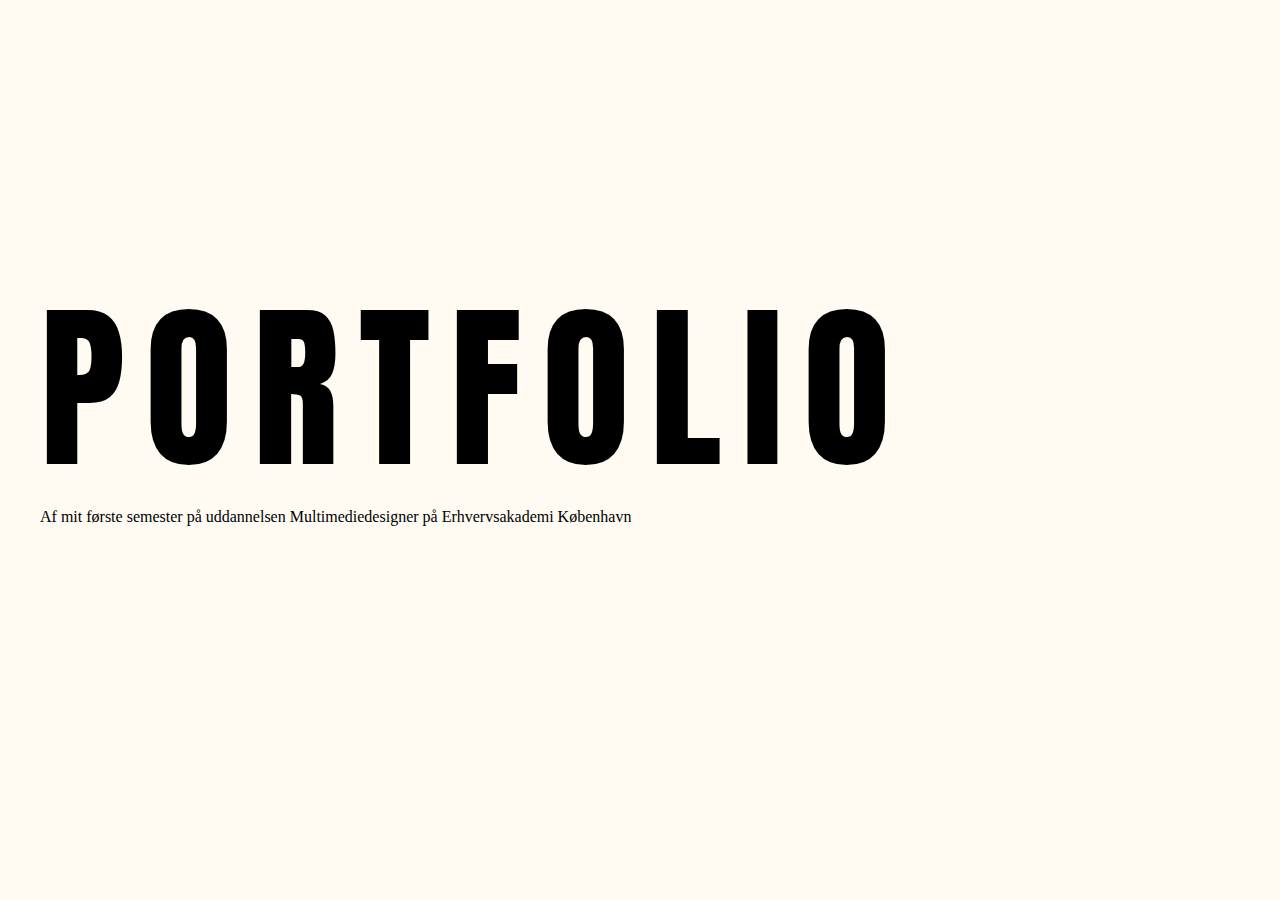
<file: index.html>
<!DOCTYPE html>
<html lang="en">
  <head>
    <meta charset="UTF-8" />
    <meta name="viewport" content="width=device-width, initial-scale=1.0" />
    <link rel="stylesheet" href="ommig.html" />
    <link rel="stylesheet" href="grundlæggendeweb.html" />
    <link rel="stylesheet" href="grundlæggendeux.html" />
    <link rel="stylesheet" href="animation.html" />
    <link rel="stylesheet" href="grundlæggendeindhold.html" />
    <link rel="stylesheet" href="style.css" />
    <link rel="preconnect" href="https://fonts.googleapis.com" />
    <link rel="preconnect" href="https://fonts.gstatic.com" crossorigin />
    <link
      href="https://fonts.googleapis.com/css2?family=Anton&display=swap"
      rel="stylesheet"
    />
    <title>forside</title>
  </head>
  <body>
    <header>
      <nav class="menu">
        <a href="ommig.html">OM MIG</a>
        <a href="grundlæggendeweb.html">GRUNDLÆGGENDE WEB</a>
        <a href="grundlæggendeux.html">GRUNDLÆGGENDE UX</a>
        <a href="animation.html">ANIMATION</a>
        <a href="grundlæggendeindhold.html">GRUNDLÆGGENDE INDHOLD</a>
      </nav>
    </header>
    <main>
      <section>
        <h1 class="overskrift">PORTFOLIO</h1>
        <p>
          Af mit første semester på uddannelsen Multimediedesigner på
          Erhvervsakademi København
        </p>
      </section>
    </main>
  </body>
</html>
</file>
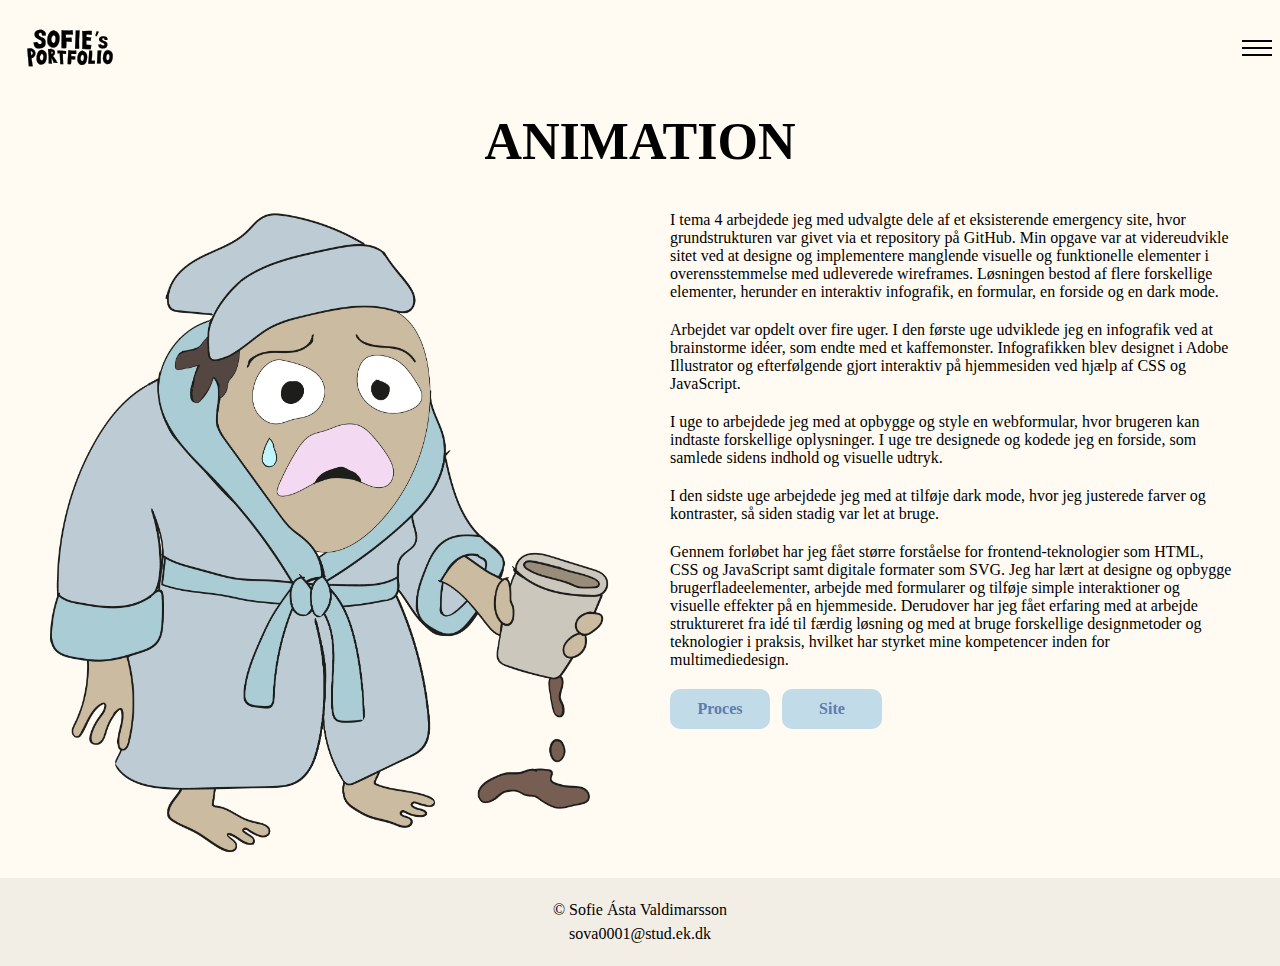
<file: animation.html>
<!DOCTYPE html>
<html lang="en">
  <head>
    <meta charset="UTF-8" />
    <meta name="viewport" content="width=device-width, initial-scale=1.0" />
    <link rel="stylesheet" href="ommig.html" />
    <link rel="stylesheet" href="grundlæggendeweb.html" />
    <link rel="stylesheet" href="grundlæggendeux.html" />
    <link rel="stylesheet" href="animation.html" />
    <link rel="stylesheet" href="grundlæggendeindhold.html" />
    <link rel="stylesheet" href="style.css" />
    <!--favicon-->
    <link rel="logo" sizes="180x180" href="logoforside.svg" />
    <link rel="icon" type="image/png" sizes="32x32" href="logoforside.svg" />
    <link rel="icon" type="image/png" sizes="16x16" href="logoforside.svg" />
    <link rel="manifest" href="/site.webmanifest" />
    <!-------->
    <title>Animation</title>
  </head>
  <body>
    <header>
      <div class="logo">
        <a href="index.html">
          <img src="logoforside.svg" alt="logo" />
        </a>
      </div>

      <nav>
        <ul class="menu">
          <li><a href="ommig.html">OM MIG</a></li>
          <li><a href="grundlæggendeweb.html">GRUNDLÆGGENDE WEB</a></li>
          <li><a href="grundlæggendeux.html">GRUNDLÆGGENDE UX</a></li>
          <li><a href="animation.html">ANIMATION</a></li>
          <li><a href="grundlæggendeindhold.html">GRUNDLÆGGENDE INDHOLD</a></li>
        </ul>
        <button class="burger">
          <span class="line"></span>
          <span class="line"></span>
          <span class="line"></span>
        </button>
      </nav>
    </header>
    <main>
      <h1 class="tekst_i_midten">ANIMATION</h1>
      <section class="grid_1">
        <img src="kaffemonster.webp" alt="kaffemonster" />
        <div>
          <p>
            I tema 4 arbejdede jeg med udvalgte dele af et eksisterende
            emergency site, hvor grundstrukturen var givet via et repository på
            GitHub. Min opgave var at videreudvikle sitet ved at designe og
            implementere manglende visuelle og funktionelle elementer i
            overensstemmelse med udleverede wireframes. Løsningen bestod af
            flere forskellige elementer, herunder en interaktiv infografik, en
            formular, en forside og en dark mode.
          </p>
          <p>
            Arbejdet var opdelt over fire uger. I den første uge udviklede jeg
            en infografik ved at brainstorme idéer, som endte med et
            kaffemonster. Infografikken blev designet i Adobe Illustrator og
            efterfølgende gjort interaktiv på hjemmesiden ved hjælp af CSS og
            JavaScript.
          </p>
          <p>
            I uge to arbejdede jeg med at opbygge og style en webformular, hvor
            brugeren kan indtaste forskellige oplysninger. I uge tre designede
            og kodede jeg en forside, som samlede sidens indhold og visuelle
            udtryk.
          </p>
          <p>
            I den sidste uge arbejdede jeg med at tilføje dark mode, hvor jeg
            justerede farver og kontraster, så siden stadig var let at bruge.
          </p>
          <p>
            Gennem forløbet har jeg fået større forståelse for
            frontend-teknologier som HTML, CSS og JavaScript samt digitale
            formater som SVG. Jeg har lært at designe og opbygge
            brugerfladeelementer, arbejde med formularer og tilføje simple
            interaktioner og visuelle effekter på en hjemmeside. Derudover har
            jeg fået erfaring med at arbejde struktureret fra idé til færdig
            løsning og med at bruge forskellige designmetoder og teknologier i
            praksis, hvilket har styrket mine kompetencer inden for
            multimediedesign.
          </p>
          <div class="knapper">
            <a
              class="knap"
              href="https://www.figma.com/board/G65QYRpkFkJ6urjJB1MNEA/tema-4?node-id=0-1&t=N2rNjpngEI2sQ9lO-1"
              target="_blank"
              >Proces</a
            >
            <a
              class="knap"
              href="https://sova0001.github.io/zombie/"
              target="_blank"
              >Site</a
            >
          </div>
        </div>
      </section>
    </main>
    <footer class="footer">
      <p>© Sofie Ásta Valdimarsson</p>
      <p>sova0001@stud.ek.dk</p>
    </footer>

    <script src="menu.js"></script>
  </body>
</html>
</file>
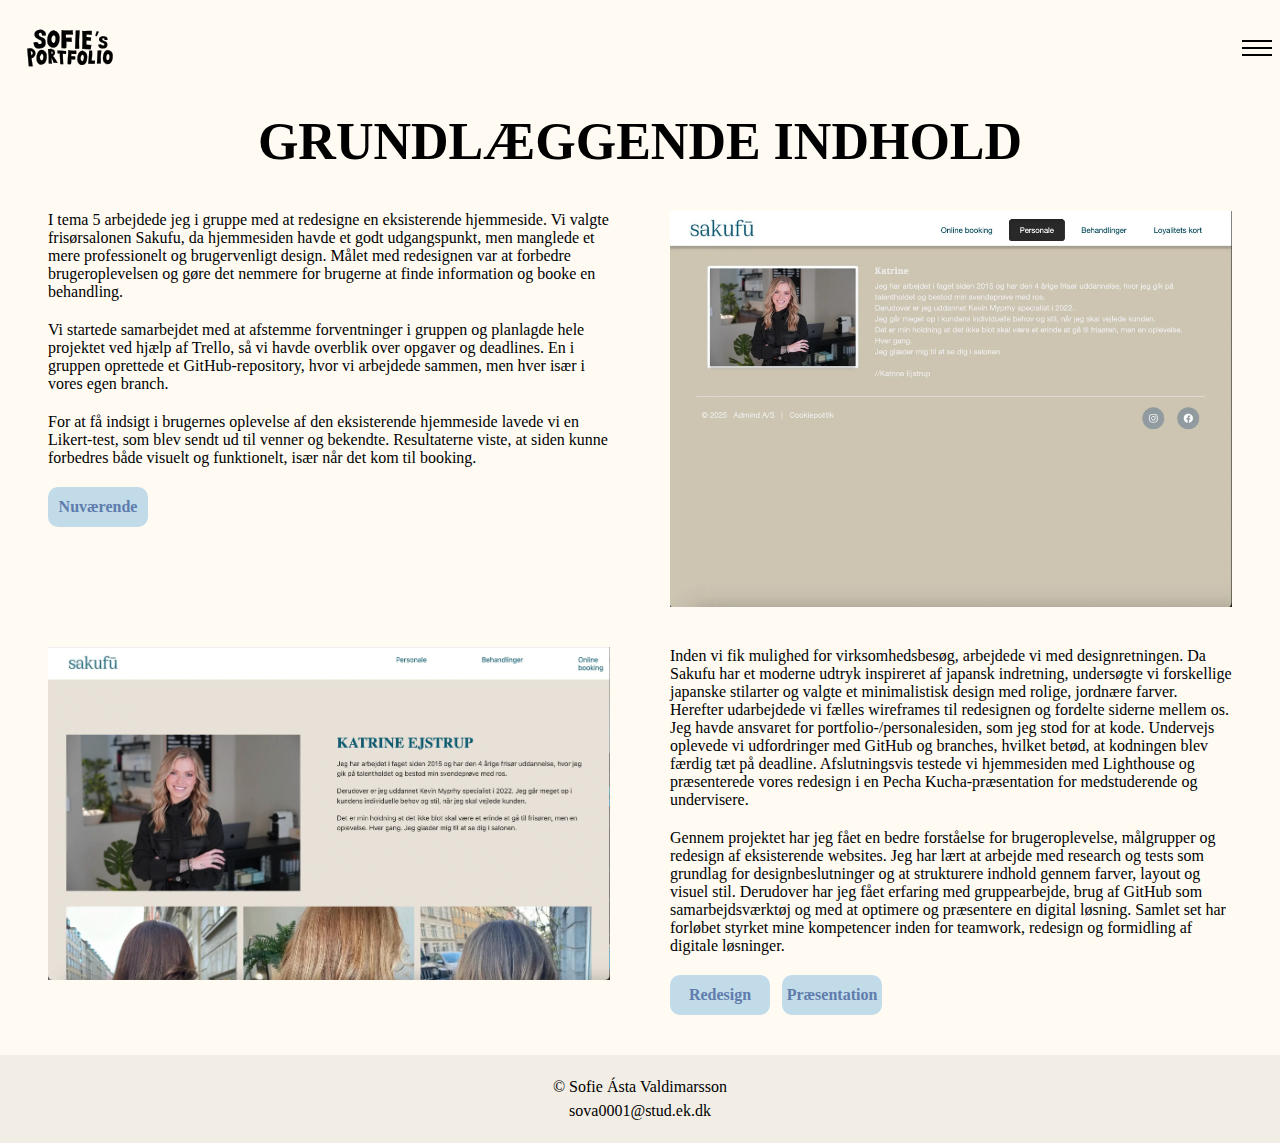
<file: grundlæggendeindhold.html>
<!DOCTYPE html>
<html lang="en">
  <head>
    <meta charset="UTF-8" />
    <meta name="viewport" content="width=device-width, initial-scale=1.0" />
    <link rel="stylesheet" href="ommig.html" />
    <link rel="stylesheet" href="grundlæggendeweb.html" />
    <link rel="stylesheet" href="grundlæggendeux.html" />
    <link rel="stylesheet" href="animation.html" />
    <link rel="stylesheet" href="grundlæggendeindhold.html" />
    <link rel="stylesheet" href="style.css" />
    <!--favicon-->
    <link rel="logo" sizes="180x180" href="logoforside.svg" />
    <link rel="icon" type="image/png" sizes="32x32" href="logoforside.svg" />
    <link rel="icon" type="image/png" sizes="16x16" href="logoforside.svg" />
    <link rel="manifest" href="/site.webmanifest" />
    <!-------->
    <title>Grundlæggende indhold</title>
  </head>
  <body>
    <header>
      <div class="logo">
        <a href="index.html">
          <img src="logoforside.svg" alt="logo" />
        </a>
      </div>

      <nav>
        <ul class="menu">
          <li><a href="ommig.html">OM MIG</a></li>
          <li><a href="grundlæggendeweb.html">GRUNDLÆGGENDE WEB</a></li>
          <li><a href="grundlæggendeux.html">GRUNDLÆGGENDE UX</a></li>
          <li><a href="animation.html">ANIMATION</a></li>
          <li><a href="grundlæggendeindhold.html">GRUNDLÆGGENDE INDHOLD</a></li>
        </ul>
        <button class="burger">
          <span class="line"></span>
          <span class="line"></span>
          <span class="line"></span>
        </button>
      </nav>
    </header>
    <main>
      <h1 class="tekst_i_midten">GRUNDLÆGGENDE INDHOLD</h1>
      <section class="grid_1_1">
        <div>
          <p>
            I tema 5 arbejdede jeg i gruppe med at redesigne en eksisterende
            hjemmeside. Vi valgte frisørsalonen Sakufu, da hjemmesiden havde et
            godt udgangspunkt, men manglede et mere professionelt og
            brugervenligt design. Målet med redesignen var at forbedre
            brugeroplevelsen og gøre det nemmere for brugerne at finde
            information og booke en behandling.
          </p>
          <p>
            Vi startede samarbejdet med at afstemme forventninger i gruppen og
            planlagde hele projektet ved hjælp af Trello, så vi havde overblik
            over opgaver og deadlines. En i gruppen oprettede et
            GitHub-repository, hvor vi arbejdede sammen, men hver især i vores
            egen branch.
          </p>
          <p>
            For at få indsigt i brugernes oplevelse af den eksisterende
            hjemmeside lavede vi en Likert-test, som blev sendt ud til venner og
            bekendte. Resultaterne viste, at siden kunne forbedres både visuelt
            og funktionelt, især når det kom til booking.
          </p>

          <a class="knap" href="https://sakufuu.dk/" target="_blank"
            >Nuværende</a
          >
        </div>
        <img src="nuværende.webp" alt="nuværende" />
      </section>
      <section class="grid_1_1">
        <img src="redesign.webp" alt="redesign" />
        <div>
          <p>
            Inden vi fik mulighed for virksomhedsbesøg, arbejdede vi med
            designretningen. Da Sakufu har et moderne udtryk inspireret af
            japansk indretning, undersøgte vi forskellige japanske stilarter og
            valgte et minimalistisk design med rolige, jordnære farver. Herefter
            udarbejdede vi fælles wireframes til redesignen og fordelte siderne
            mellem os. Jeg havde ansvaret for portfolio-/personalesiden, som jeg
            stod for at kode. Undervejs oplevede vi udfordringer med GitHub og
            branches, hvilket betød, at kodningen blev færdig tæt på deadline.
            Afslutningsvis testede vi hjemmesiden med Lighthouse og præsenterede
            vores redesign i en Pecha Kucha-præsentation for medstuderende og
            undervisere.
          </p>
          <p>
            Gennem projektet har jeg fået en bedre forståelse for
            brugeroplevelse, målgrupper og redesign af eksisterende websites.
            Jeg har lært at arbejde med research og tests som grundlag for
            designbeslutninger og at strukturere indhold gennem farver, layout
            og visuel stil. Derudover har jeg fået erfaring med gruppearbejde,
            brug af GitHub som samarbejdsværktøj og med at optimere og
            præsentere en digital løsning. Samlet set har forløbet styrket mine
            kompetencer inden for teamwork, redesign og formidling af digitale
            løsninger.
          </p>

          <div class="knapper">
            <a
              class="knap"
              href="https://sakufuu.github.io/sakufuu/"
              target="_blank"
              >Redesign</a
            >

            <a class="knap" href="Sakufu præsentation.pdf" target="_blank"
              >Præsentation</a
            >
          </div>
        </div>
      </section>
    </main>
    <footer class="footer">
      <p>© Sofie Ásta Valdimarsson</p>
      <p>sova0001@stud.ek.dk</p>
    </footer>

    <script src="menu.js"></script>
  </body>
</html>
</file>
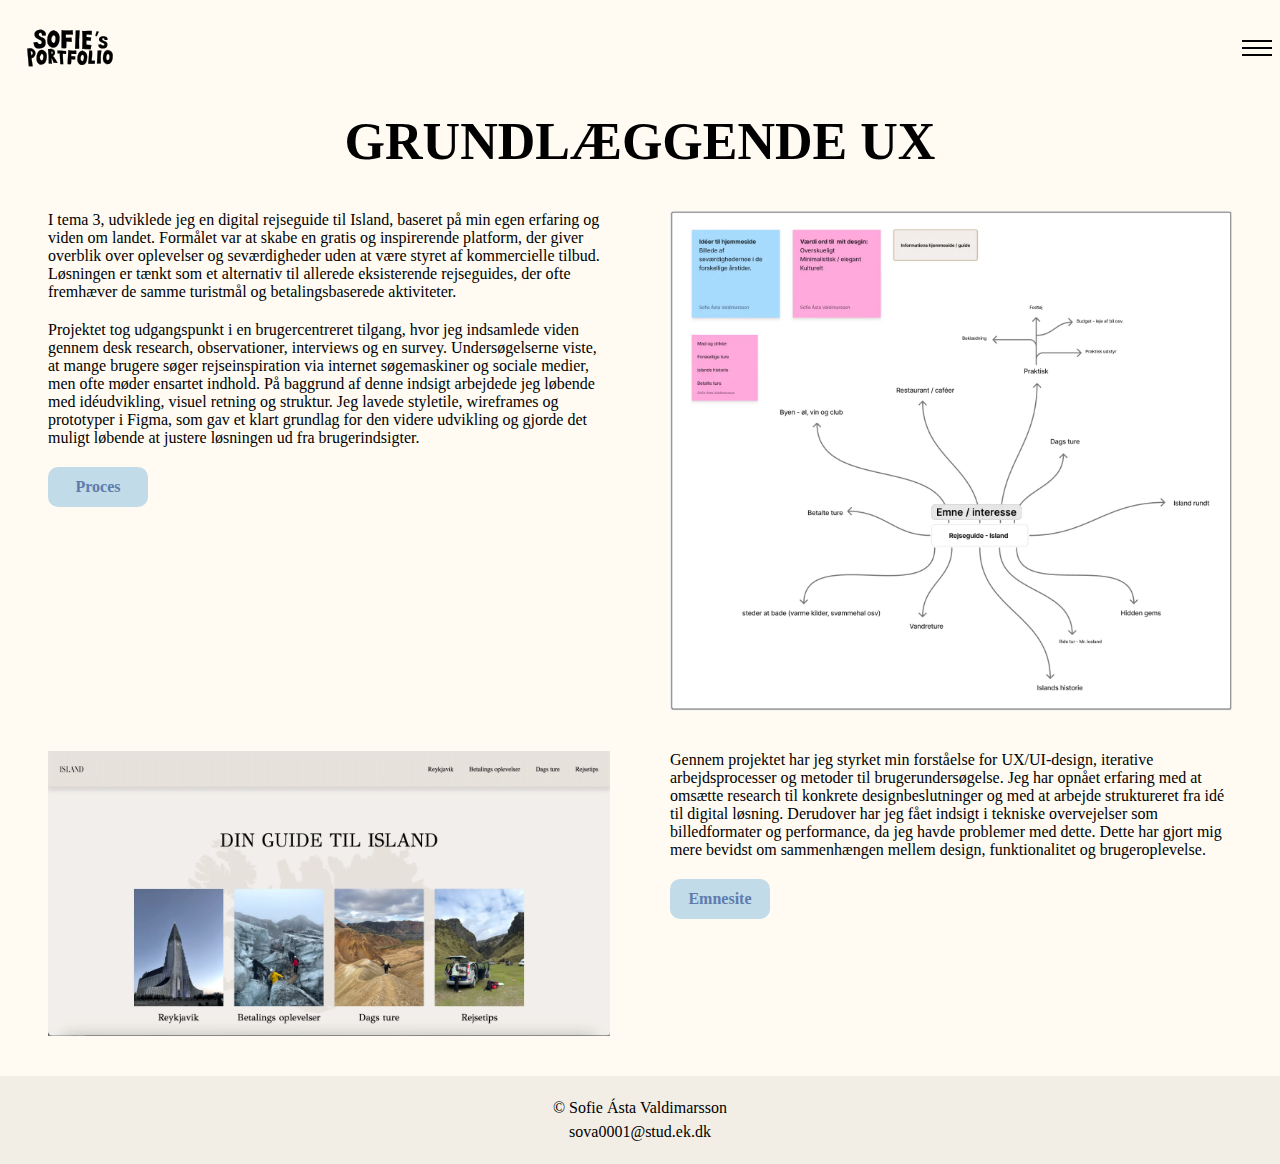
<file: grundlæggendeux.html>
<!DOCTYPE html>
<html lang="en">
  <head>
    <meta charset="UTF-8" />
    <meta name="viewport" content="width=device-width, initial-scale=1.0" />
    <link rel="stylesheet" href="ommig.html" />
    <link rel="stylesheet" href="grundlæggendeweb.html" />
    <link rel="stylesheet" href="grundlæggendeux.html" />
    <link rel="stylesheet" href="animation.html" />
    <link rel="stylesheet" href="grundlæggendeindhold.html" />
    <link rel="stylesheet" href="style.css" />
    <!--favicon-->
    <link rel="logo" sizes="180x180" href="logoforside.svg" />
    <link rel="icon" type="image/png" sizes="32x32" href="logoforside.svg" />
    <link rel="icon" type="image/png" sizes="16x16" href="logoforside.svg" />
    <link rel="manifest" href="/site.webmanifest" />
    <!-------->
    <title>Grundlæggende UX</title>
  </head>
  <body>
    <header>
      <div class="logo">
        <a href="index.html">
          <img src="logoforside.svg" alt="logo" />
        </a>
      </div>

      <nav>
        <ul class="menu">
          <li><a href="ommig.html">OM MIG</a></li>
          <li><a href="grundlæggendeweb.html">GRUNDLÆGGENDE WEB</a></li>
          <li><a href="grundlæggendeux.html">GRUNDLÆGGENDE UX</a></li>
          <li><a href="animation.html">ANIMATION</a></li>
          <li><a href="grundlæggendeindhold.html">GRUNDLÆGGENDE INDHOLD</a></li>
        </ul>
        <button class="burger">
          <span class="line"></span>
          <span class="line"></span>
          <span class="line"></span>
        </button>
      </nav>
    </header>
    <main>
      <h1 class="tekst_i_midten">GRUNDLÆGGENDE UX</h1>
      <section class="grid_1_1">
        <div>
          <p>
            I tema 3, udviklede jeg en digital rejseguide til Island, baseret på
            min egen erfaring og viden om landet. Formålet var at skabe en
            gratis og inspirerende platform, der giver overblik over oplevelser
            og seværdigheder uden at være styret af kommercielle tilbud.
            Løsningen er tænkt som et alternativ til allerede eksisterende
            rejseguides, der ofte fremhæver de samme turistmål og
            betalingsbaserede aktiviteter.
          </p>

          <p>
            Projektet tog udgangspunkt i en brugercentreret tilgang, hvor jeg
            indsamlede viden gennem desk research, observationer, interviews og
            en survey. Undersøgelserne viste, at mange brugere søger
            rejseinspiration via internet søgemaskiner og sociale medier, men
            ofte møder ensartet indhold. På baggrund af denne indsigt arbejdede
            jeg løbende med idéudvikling, visuel retning og struktur. Jeg lavede
            styletile, wireframes og prototyper i Figma, som gav et klart
            grundlag for den videre udvikling og gjorde det muligt løbende at
            justere løsningen ud fra brugerindsigter.
          </p>
          <a
            class="knap"
            href="https://www.figma.com/board/UEvD0vZvZdmHaJbpJodUlH/island-site?node-id=0-1&t=Tek2Hfyut1Zh76el-1"
            target="_blank"
            >Proces</a
          >
        </div>
        <img src="brainstorm.webp" alt="brainstorm" />
      </section>

      <section class="grid_1_1">
        <img src="guidetilisland.webp" alt="guidetilisland" />
        <div>
          <p>
            Gennem projektet har jeg styrket min forståelse for UX/UI-design,
            iterative arbejdsprocesser og metoder til brugerundersøgelse. Jeg
            har opnået erfaring med at omsætte research til konkrete
            designbeslutninger og med at arbejde struktureret fra idé til
            digital løsning. Derudover har jeg fået indsigt i tekniske
            overvejelser som billedformater og performance, da jeg havde
            problemer med dette. Dette har gjort mig mere bevidst om
            sammenhængen mellem design, funktionalitet og brugeroplevelse.
          </p>

          <a
            class="knap"
            href="https://sova0001.github.io/emnesite/"
            target="_blank"
            >Emnesite</a
          >
        </div>
      </section>
    </main>
    <footer class="footer">
      <p>© Sofie Ásta Valdimarsson</p>
      <p>sova0001@stud.ek.dk</p>
    </footer>

    <script src="menu.js"></script>
  </body>
</html>
</file>
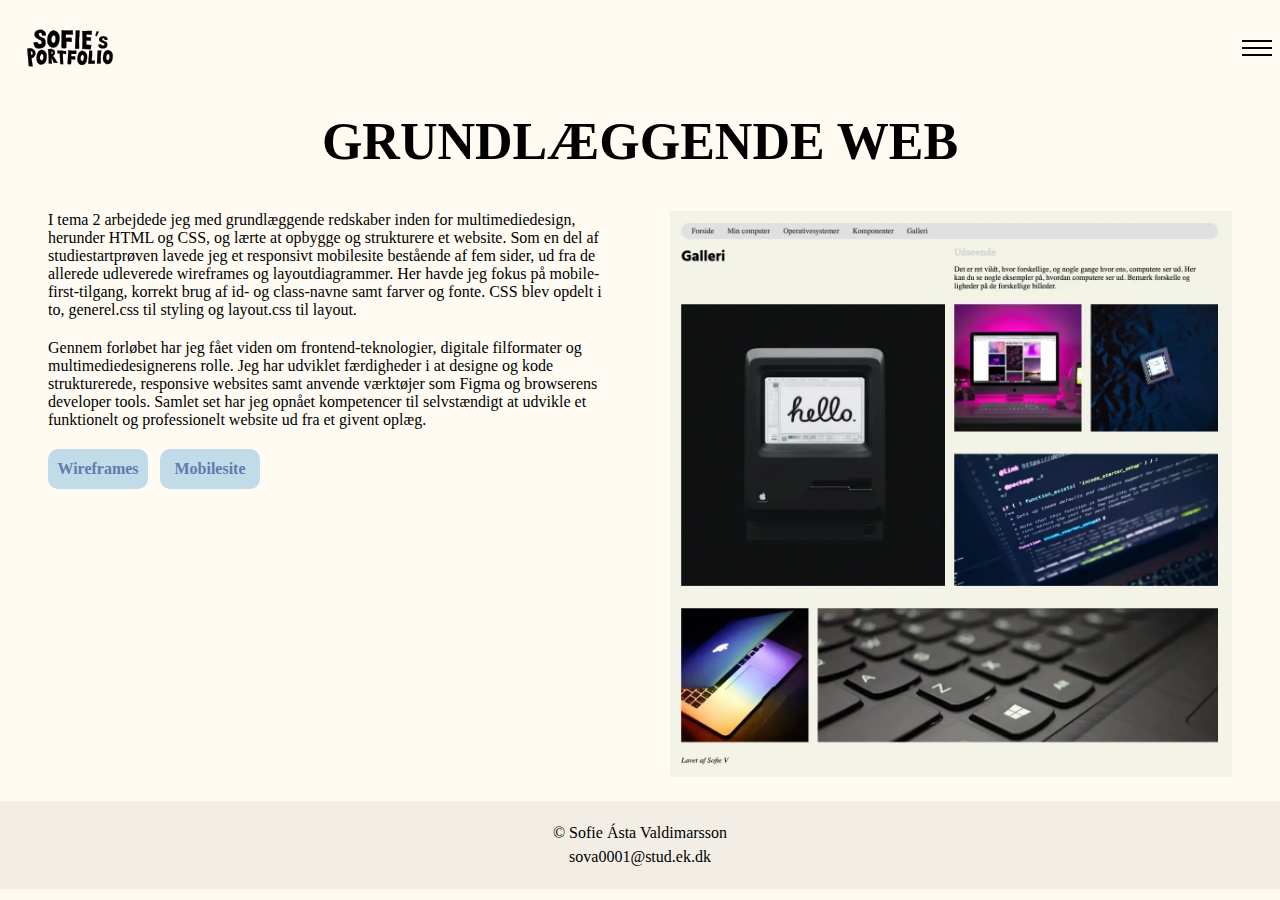
<file: grundlæggendeweb.html>
<!DOCTYPE html>
<html lang="en">
  <head>
    <meta charset="UTF-8" />
    <meta name="viewport" content="width=device-width, initial-scale=1.0" />
    <link rel="stylesheet" href="ommig.html" />
    <link rel="stylesheet" href="grundlæggendeweb.html" />
    <link rel="stylesheet" href="grundlæggendeux.html" />
    <link rel="stylesheet" href="animation.html" />
    <link rel="stylesheet" href="grundlæggendeindhold.html" />
    <link rel="stylesheet" href="style.css" />
    <!--favicon-->
    <link rel="logo" sizes="180x180" href="logoforside.svg" />
    <link rel="icon" type="image/png" sizes="32x32" href="logoforside.svg" />
    <link rel="icon" type="image/png" sizes="16x16" href="logoforside.svg" />
    <link rel="manifest" href="/site.webmanifest" />
    <!-------->
    <title>Grundlæggende web</title>
  </head>
  <body>
    <header>
      <div class="logo">
        <a href="index.html">
          <img src="logoforside.svg" alt="logo" />
        </a>
      </div>

      <nav>
        <ul class="menu">
          <li><a href="ommig.html">OM MIG</a></li>
          <li><a href="grundlæggendeweb.html">GRUNDLÆGGENDE WEB</a></li>
          <li><a href="grundlæggendeux.html">GRUNDLÆGGENDE UX</a></li>
          <li><a href="animation.html">ANIMATION</a></li>
          <li><a href="grundlæggendeindhold.html">GRUNDLÆGGENDE INDHOLD</a></li>
        </ul>
        <button class="burger">
          <span class="line"></span>
          <span class="line"></span>
          <span class="line"></span>
        </button>
      </nav>
    </header>
    <main>
      <h1 class="tekst_i_midten">GRUNDLÆGGENDE WEB</h1>
      <section class="grid_1">
        <div>
          <p>
            I tema 2 arbejdede jeg med grundlæggende redskaber inden for
            multimediedesign, herunder HTML og CSS, og lærte at opbygge og
            strukturere et website. Som en del af studiestartprøven lavede jeg
            et responsivt mobilesite bestående af fem sider, ud fra de allerede
            udleverede wireframes og layoutdiagrammer. Her havde jeg fokus på
            mobile-first-tilgang, korrekt brug af id- og class-navne samt farver
            og fonte. CSS blev opdelt i to, generel.css til styling og
            layout.css til layout.
          </p>

          <p>
            Gennem forløbet har jeg fået viden om frontend-teknologier, digitale
            filformater og multimediedesignerens rolle. Jeg har udviklet
            færdigheder i at designe og kode strukturerede, responsive websites
            samt anvende værktøjer som Figma og browserens developer tools.
            Samlet set har jeg opnået kompetencer til selvstændigt at udvikle et
            funktionelt og professionelt website ud fra et givent oplæg.
          </p>
          <div class="knapper">
            <a class="knap" href="wireframes_mobilesite.pdf" target="_blank"
              >Wireframes</a
            >
            <a
              class="knap"
              href="https://sova0001.github.io/studiestartsproeve/"
              target="_blank"
              >Mobilesite</a
            >
          </div>
        </div>
        <img src="mobilesite.webp" alt="mobilesite" />
      </section>
    </main>
    <footer class="footer">
      <p>© Sofie Ásta Valdimarsson</p>
      <p>sova0001@stud.ek.dk</p>
    </footer>

    <script src="menu.js"></script>
  </body>
</html>
</file>
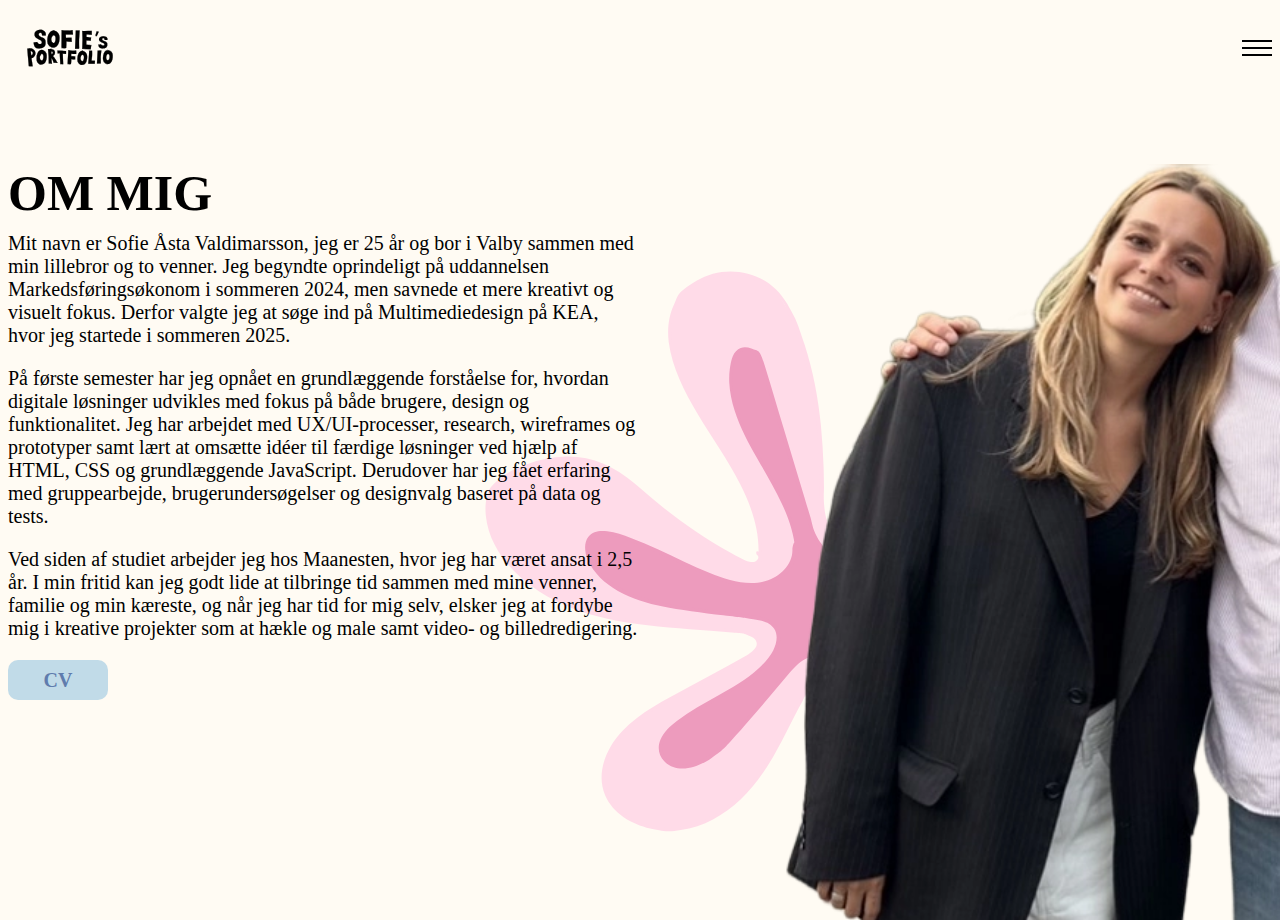
<file: ommig.html>
<!DOCTYPE html>
<html lang="en">
  <head>
    <meta charset="UTF-8" />
    <meta name="viewport" content="width=device-width, initial-scale=1.0" />
    <link rel="stylesheet" href="ommig.html" />
    <link rel="stylesheet" href="grundlæggendeweb.html" />
    <link rel="stylesheet" href="grundlæggendeux.html" />
    <link rel="stylesheet" href="animation.html" />
    <link rel="stylesheet" href="grundlæggendeindhold.html" />
    <link rel="stylesheet" href="style.css" />
    <!--favicon-->
    <link rel="logo" sizes="180x180" href="logoforside.svg" />
    <link rel="icon" type="image/png" sizes="32x32" href="logoforside.svg" />
    <link rel="icon" type="image/png" sizes="16x16" href="logoforside.svg" />
    <link rel="manifest" href="/site.webmanifest" />
    <!-------->
    <title>Om mig</title>
  </head>
  <body>
    <header>
      <div class="logo">
        <a href="index.html">
          <img src="logoforside.svg" alt="logo" />
        </a>
      </div>

      <nav>
        <ul class="menu">
          <li><a href="ommig.html">OM MIG</a></li>
          <li><a href="grundlæggendeweb.html">GRUNDLÆGGENDE WEB</a></li>
          <li><a href="grundlæggendeux.html">GRUNDLÆGGENDE UX</a></li>
          <li><a href="animation.html">ANIMATION</a></li>
          <li><a href="grundlæggendeindhold.html">GRUNDLÆGGENDE INDHOLD</a></li>
        </ul>
        <button class="burger">
          <span class="line"></span>
          <span class="line"></span>
          <span class="line"></span>
        </button>
      </nav>
    </header>

    <main class="om_mig">
      <div class="om_mig_tekst_wrapper">
        <div class="om_mig_tekst">
          <h1 class="om_mig_overskrift">OM MIG</h1>
          <p>
            Mit navn er Sofie Åsta Valdimarsson, jeg er 25 år og bor i Valby
            sammen med min lillebror og to venner. Jeg begyndte oprindeligt på
            uddannelsen Markedsføringsøkonom i sommeren 2024, men savnede et
            mere kreativt og visuelt fokus. Derfor valgte jeg at søge ind på
            Multimediedesign på KEA, hvor jeg startede i sommeren 2025.
          </p>
          <p>
            På første semester har jeg opnået en grundlæggende forståelse for,
            hvordan digitale løsninger udvikles med fokus på både brugere,
            design og funktionalitet. Jeg har arbejdet med UX/UI-processer,
            research, wireframes og prototyper samt lært at omsætte idéer til
            færdige løsninger ved hjælp af HTML, CSS og grundlæggende
            JavaScript. Derudover har jeg fået erfaring med gruppearbejde,
            brugerundersøgelser og designvalg baseret på data og tests.
          </p>
          <p>
            Ved siden af studiet arbejder jeg hos Maanesten, hvor jeg har været
            ansat i 2,5 år. I min fritid kan jeg godt lide at tilbringe tid
            sammen med mine venner, familie og min kæreste, og når jeg har tid
            for mig selv, elsker jeg at fordybe mig i kreative projekter som at
            hækle og male samt video- og billedredigering.
          </p>
          <a class="knap" href="cv-sofie.pdf" target="_blank">CV</a>
        </div>
      </div>

      <div class="portræt">
        <img src="portrætsofie.webp" alt="portræt" />
      </div>
    </main>

    <script src="menu.js"></script>
  </body>
</html>
</file>
<file: style.css>
/* generelt */
* {
  margin: 0;
  padding: 0;
  box-sizing: border-box;
}

body {
  background-color: #fffbf3;
}

main {
  max-width: 1200px;
  margin: 0 auto;
}

/* header */
header {
  display: flex;
  justify-content: space-between;
  align-items: center;
  width: 100%;
  padding: 8px 8px 0 0;
}

/* sofies portfolio logo */
.logo img {
  width: 100px;
  height: auto;
  margin-left: 20px;
}

/**/
.menu {
  position: sticky;
  padding: 10px 24px 24px 24px;
  margin-right: auto;
  display: flex;
  justify-content: space-between;
  align-items: center;
  list-style: none;
  gap: 36px;
}

.menu a {
  text-decoration: none;
  color: #111;
  font-size: 20px;
  letter-spacing: 0.5px;
}
.menu li {
  text-decoration: none;
}

.menu a:hover {
  color: grey;
}

/* burger menu */
.burger {
  width: 30px;
  height: 20px;
  cursor: pointer;
}

.burger .line {
  display: block;
  width: 100%;
  height: 2px;
  background-color: #000000;
  margin-bottom: 5px;
  transition: 0.2s linear;
}
.burger {
  display: none;
}
@media screen and (max-width: 1280px) {
  .menu {
    display: none;
  }
  .burger {
    display: block;
    background-color: transparent;
    border: 0;
  }
  .burger.active .line:nth-child(1) {
    transform: rotate(45deg) translate(5px, 5px);
    transition: 0.2s linear;
  }

  .burger.active .line:nth-child(2) {
    opacity: 0;
    transition: 0.15s linear;
  }

  .burger.active .line:nth-child(3) {
    transform: rotate(-45deg) translate(5px, -5px);
    transition: 0.2s linear;
  }

  nav.active .menu {
    display: block;
    background-color: #fffbf3;
    position: absolute;
    top: 70px; /* rykker menu under header*/
    left: 0;
    width: 100%;
    box-shadow: 0 10px 10px rgba(0, 0, 0, 0.1);
    z-index: 1;
  }

  nav.active .menu li {
    margin: 10px 20px;
  }

  nav.active .menu a {
    font-size: 24px;
  }
}

p {
  margin-bottom: 20px; /* for at få mellemrum mellem p, knap*/
}

/* forside - portfolio */
.overskrift {
  font-size: 80px;
  font-family: "Anton", sans-serif;
  font-weight: 400;
  font-style: normal;
  letter-spacing: 8px; /* mellemrum mellem bogstaverne */
  margin-top: 400px; /* rykker overskrift længere ned */
  line-height: 60px;
  margin-bottom: 20px;
}

.undertekst_forside {
  font-weight: bolder; /* tykkere skrift*/
}

.forside {
  background-image: url("blomsterbaggrund.svg");
  background-repeat: no-repeat;
  background-size: cover; /* dækker det hele */
  height: 100vh; /* forsiden vil altid fylde det den har til rådighed*/
}

@media screen and (min-width: 800px) {
  .overskrift {
    font-size: 180px;
    letter-spacing: 20px; /* mellemrum mellem bogstaverne */
    line-height: 160px;
    margin-bottom: 40px;
    margin-top: 300px; /* rykker overskrift længere ned */
  }
}

/* h1'er */
.tekst_i_midten {
  font-size: 30px; /* overskrift stor */
  text-align: center; /* teksten i midten */
  margin: 20px 0 40px; /* luft over og under */
}

@media screen and (min-width: 600px) {
  .tekst_i_midten {
    font-size: 38px;
  }
}

@media screen and (min-width: 1000px) {
  .tekst_i_midten {
    font-size: 52px;
  }
}

/*om mig side*/
.om_mig_overskrift {
  font-size: 50px;
  margin-bottom: 10px;
}

.om_mig {
  display: grid;
  grid-template-columns: 1fr;
  height: calc(100vh - 72px); /*fuld højde hele skærmen - topmenu højde*/
  background-image: url("baggrundslyserødblomst.svg");
  background-repeat: no-repeat; /* kun en blomst */
  background-position: 20% 60%; /* placering lodret og vandret */
  background-size: 120%; /* størrelsen på blomsten */
}

.om_mig_tekst_wrapper {
  margin-top: 72px; /* afstand fra toppen */
  width: 100%; /* hvor meget det fylder */
  display: flex;
  justify-content: flex-end; /* går til slutningen af div */
}

.om_mig_tekst {
  font-size: 20px;
  padding-left: 8px;
}

.portræt {
  margin-top: 72px;
  width: 100%;
  display: flex;
  justify-content: flex-end; /* placering vandret */
  align-items: flex-end; /* placering lodret */
}

.portræt img {
  height: 100%;
  width: auto;
}

main.om_mig {
  max-width: none;
}

/* knapper */
.knap {
  background-color: #c1dbe8;
  color: #5f7cad;
  display: flex;
  width: 100px; /* vandret */
  height: 40px; /* lodret */
  text-decoration: none;
  align-items: center;
  justify-content: center;
  border-radius: 10px; /* runde kanter*/
  font-weight: bolder; /* gør skriften tykkere */
}
.knap:hover {
  background-color: #b4e1f9; /* mørkere farve når musen kører over */
}

@media screen and (min-width: 800px) {
  .om_mig {
    grid-template-columns: 1fr 1fr;
  }

  .om_mig_tekst {
    max-width: 650px;
  }
}

.knapper {
  display: flex;
  gap: 12px; /* afstand mellem knapper */
}

/* grundlæggende ux */
.grid_1_1 {
  display: grid;
  grid-template-columns: 1fr;
  gap: 60px; /* mellemrum */
  margin-bottom: 40px;
  padding: 0 8px;
}

.grid_1_1 img {
  width: 100%;
}

@media screen and (min-width: 600px) {
  .grid_1_1 {
    grid-template-columns: 1fr 1fr;
  }
}

/* grundlæggende web */
.grid_1 {
  display: grid;
  grid-template-columns: 1fr;
  gap: 60px; /* mellemrum */
  padding: 0 8px;
}

.grid_1 img {
  max-width: 100%;
}

@media screen and (min-width: 600px) {
  .grid_1 {
    grid-template-columns: 1fr 1fr;
  }
}

/* footer */
.footer {
  margin-top: 24px; /* afstand mellem resten af siden og footer */
  text-align: center;
  padding: 12px 0; /* top/bund og højre/venstre */
  background-color: #f2eee6;
  color: #000000;
  line-height: 0.5; /* afstand mellem tekst */
}
.footer p {
  margin: 16px 0; /* over/under tekst og i siderne */
}
</file>
